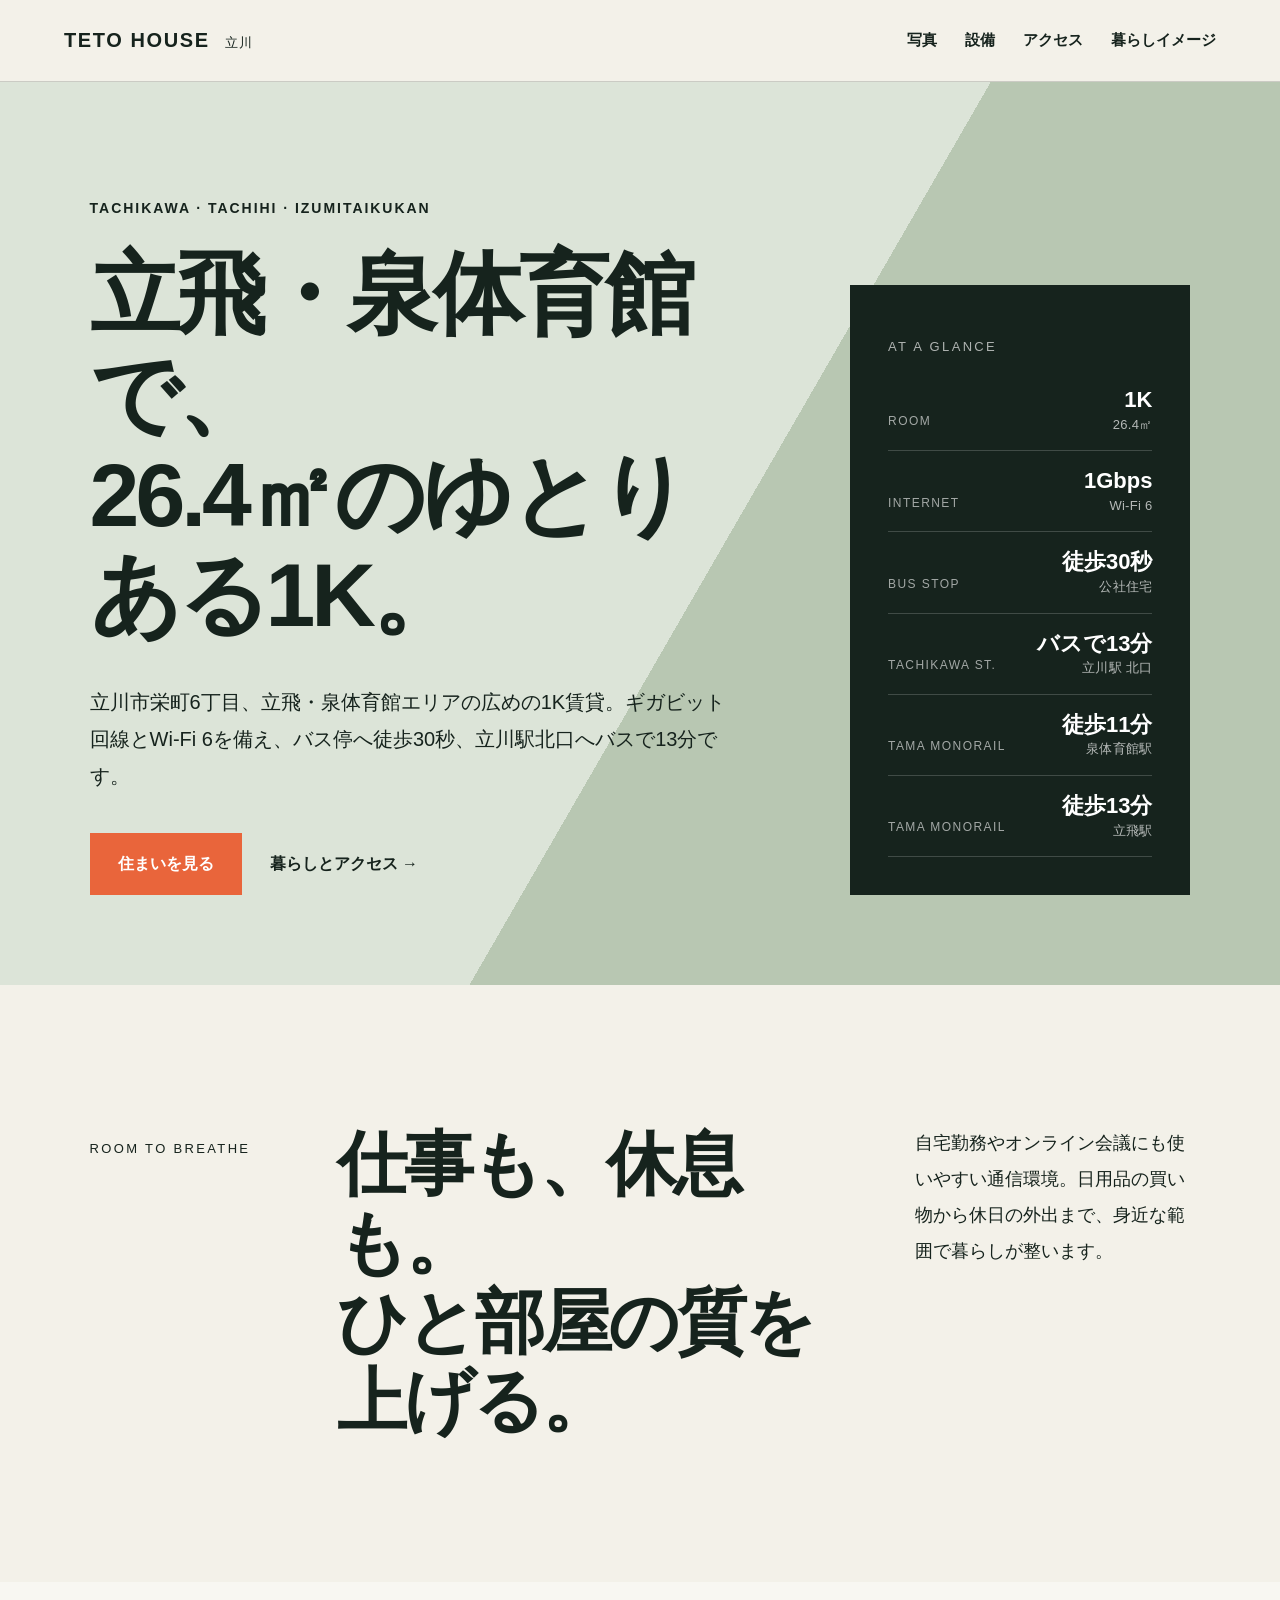
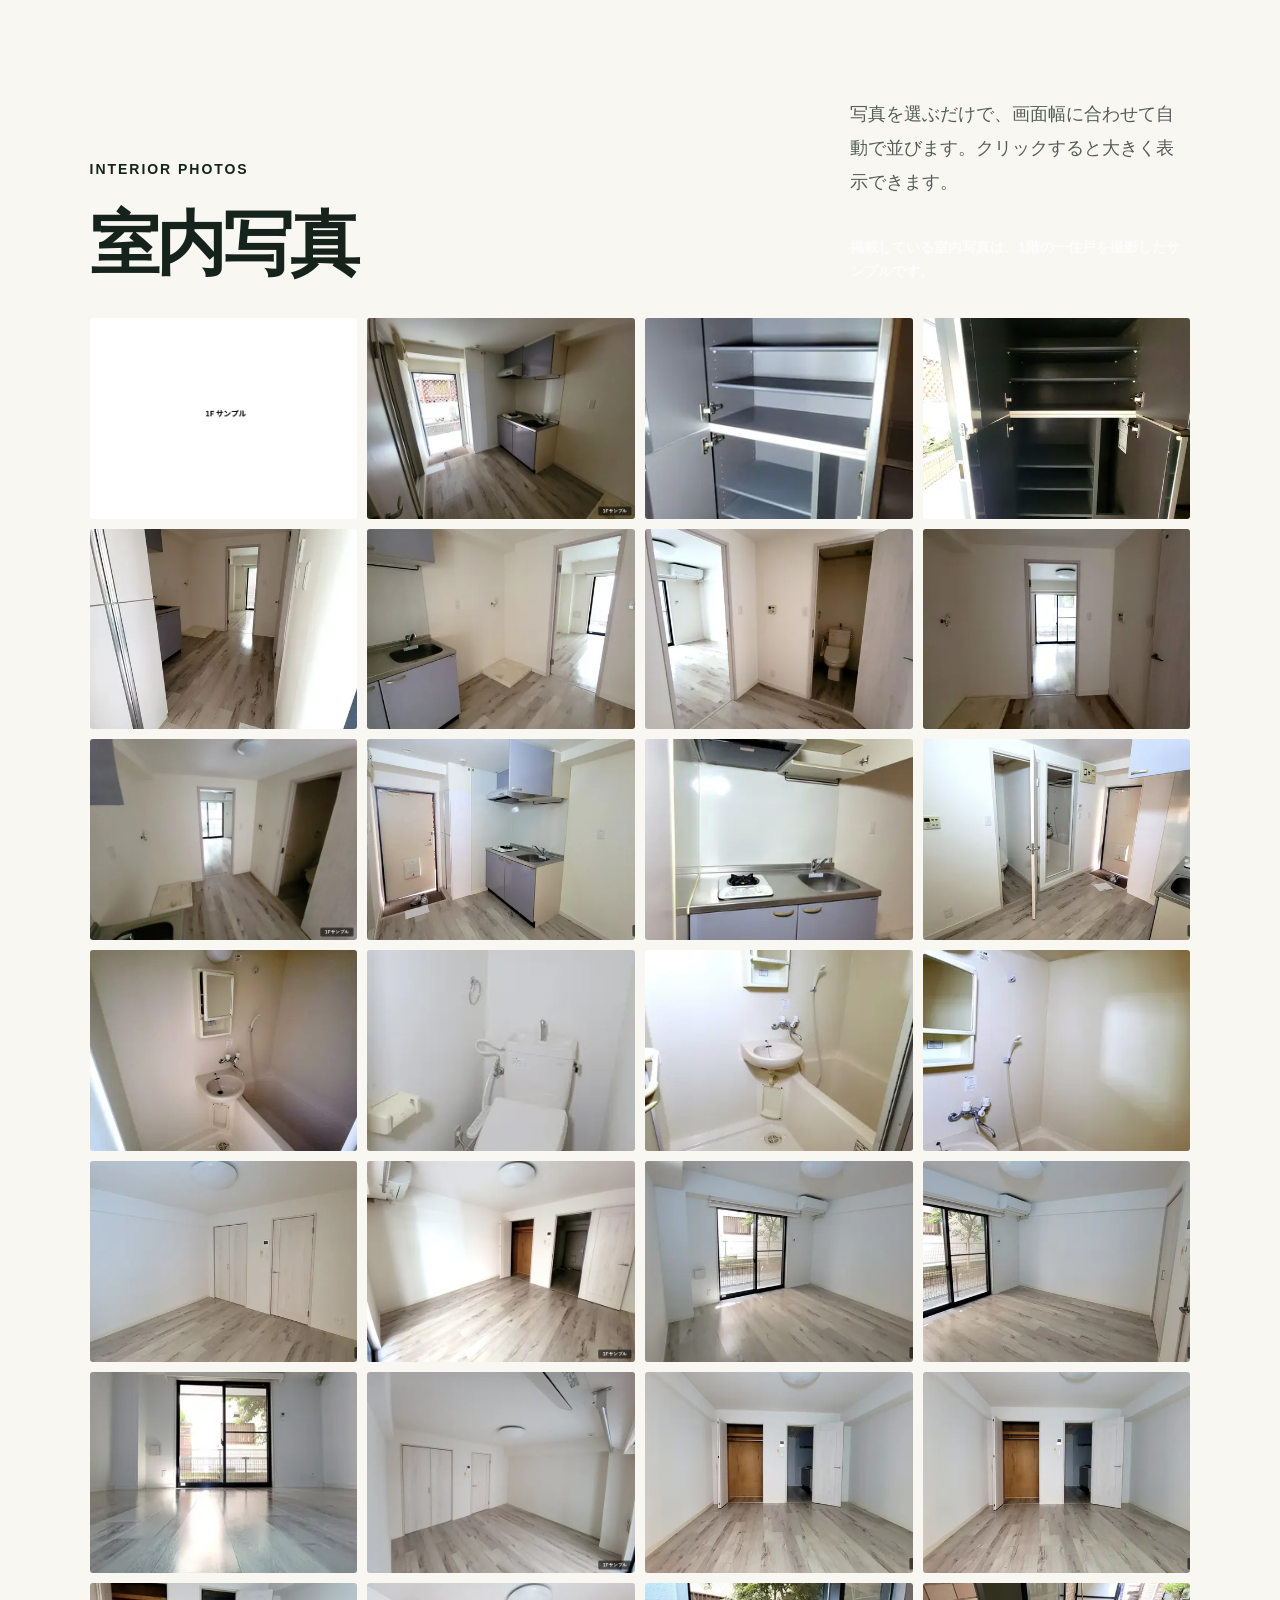
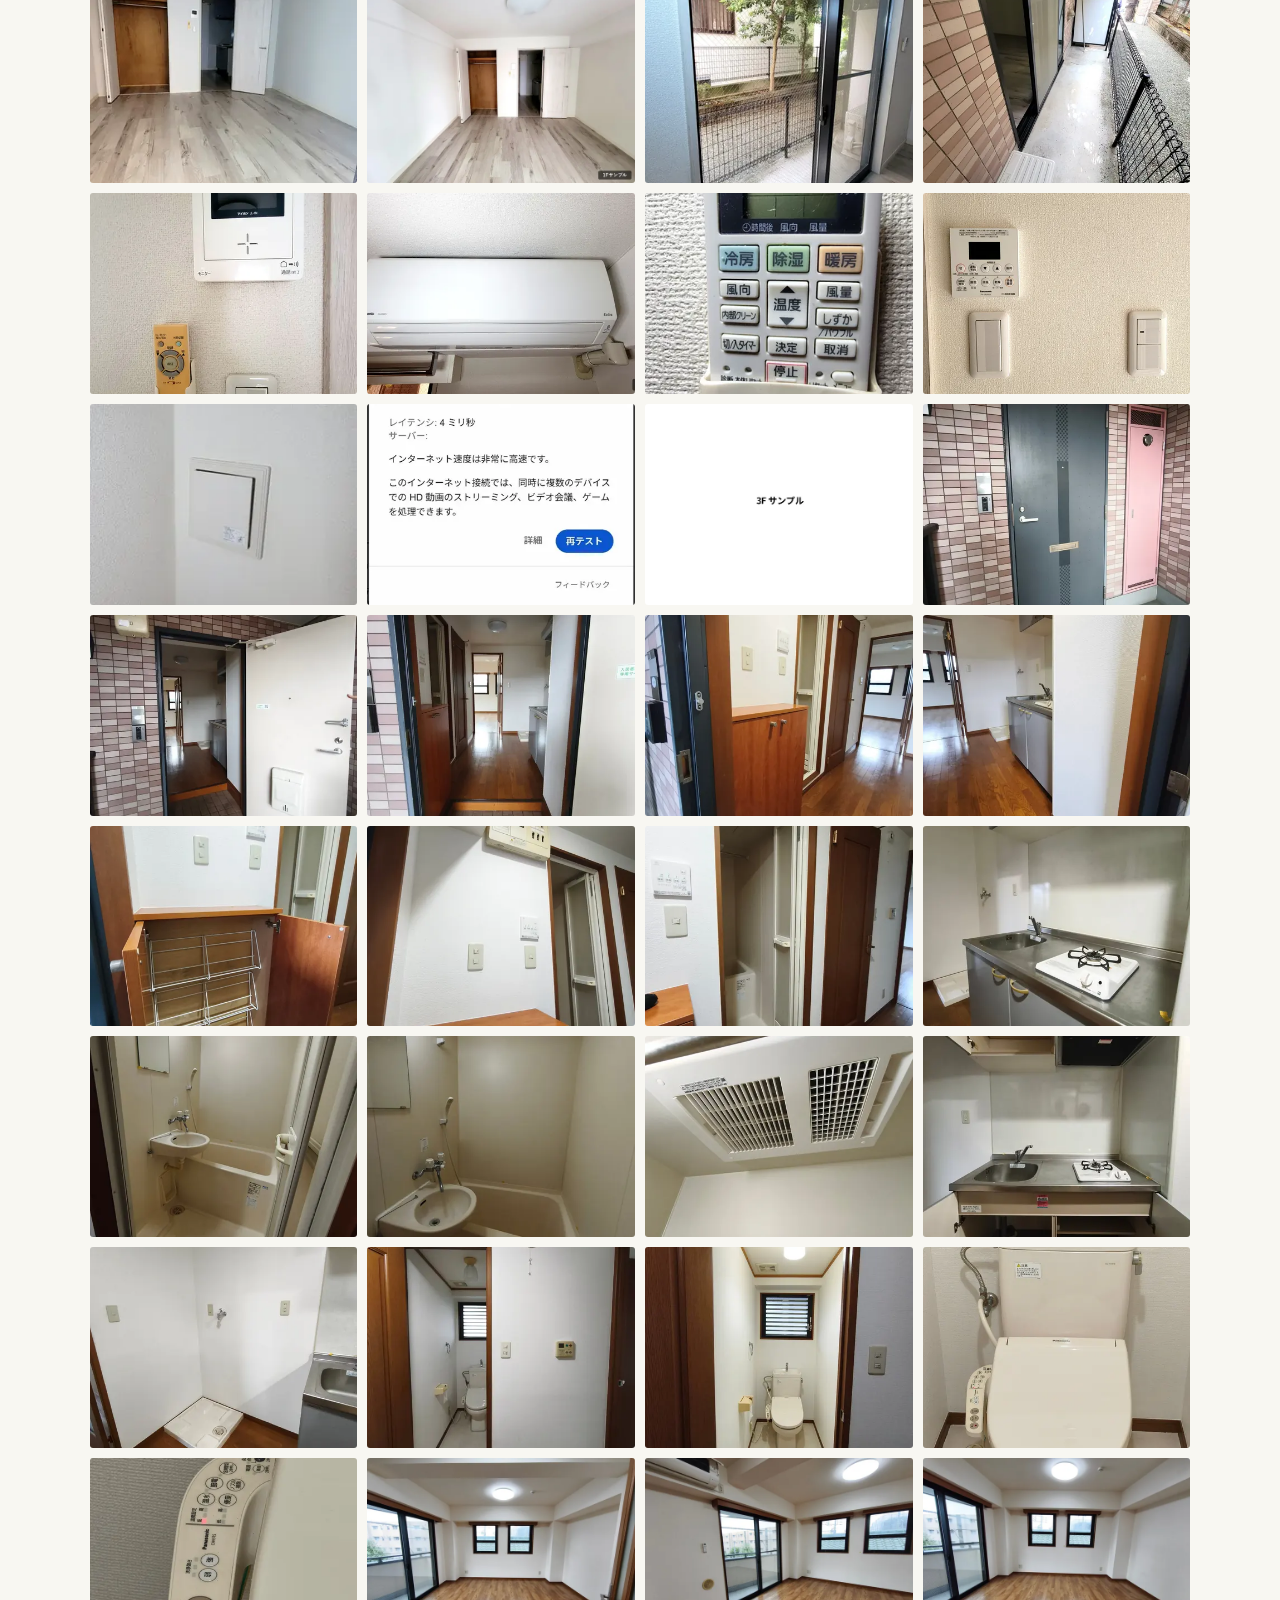
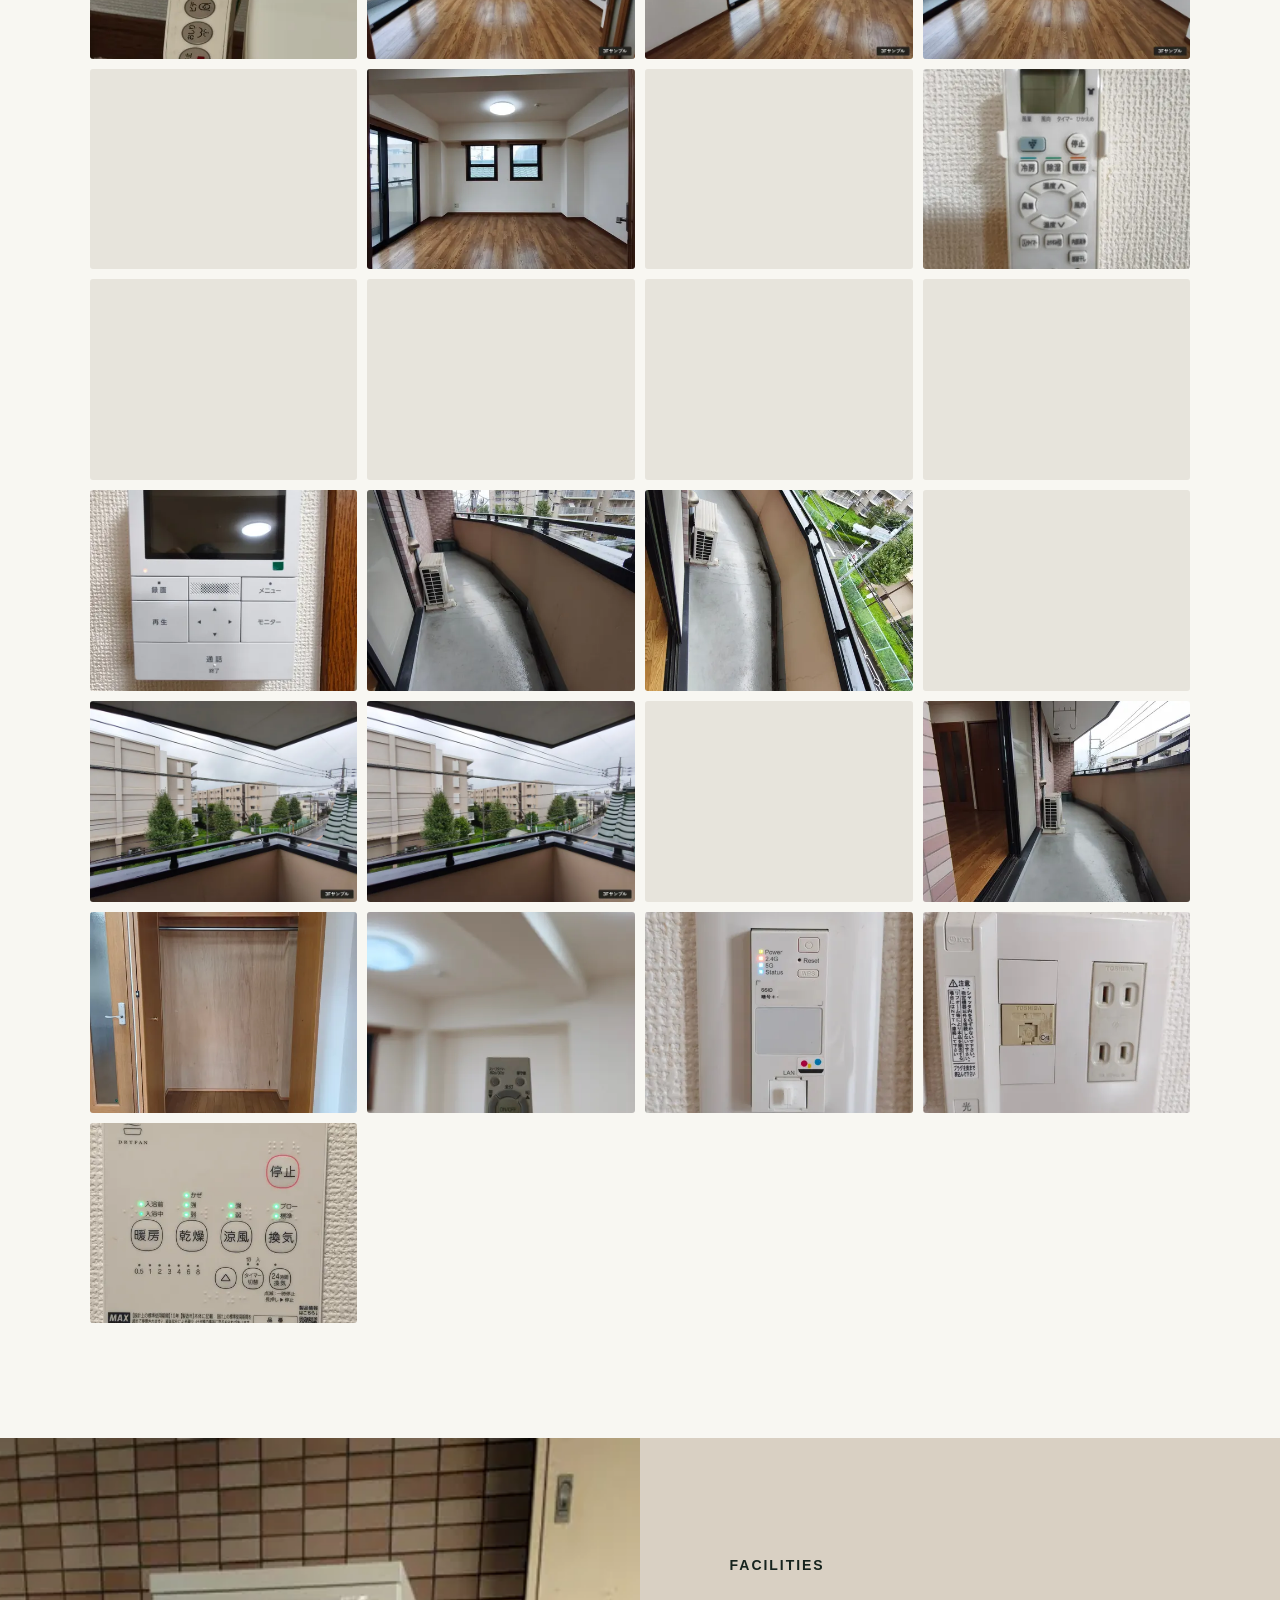
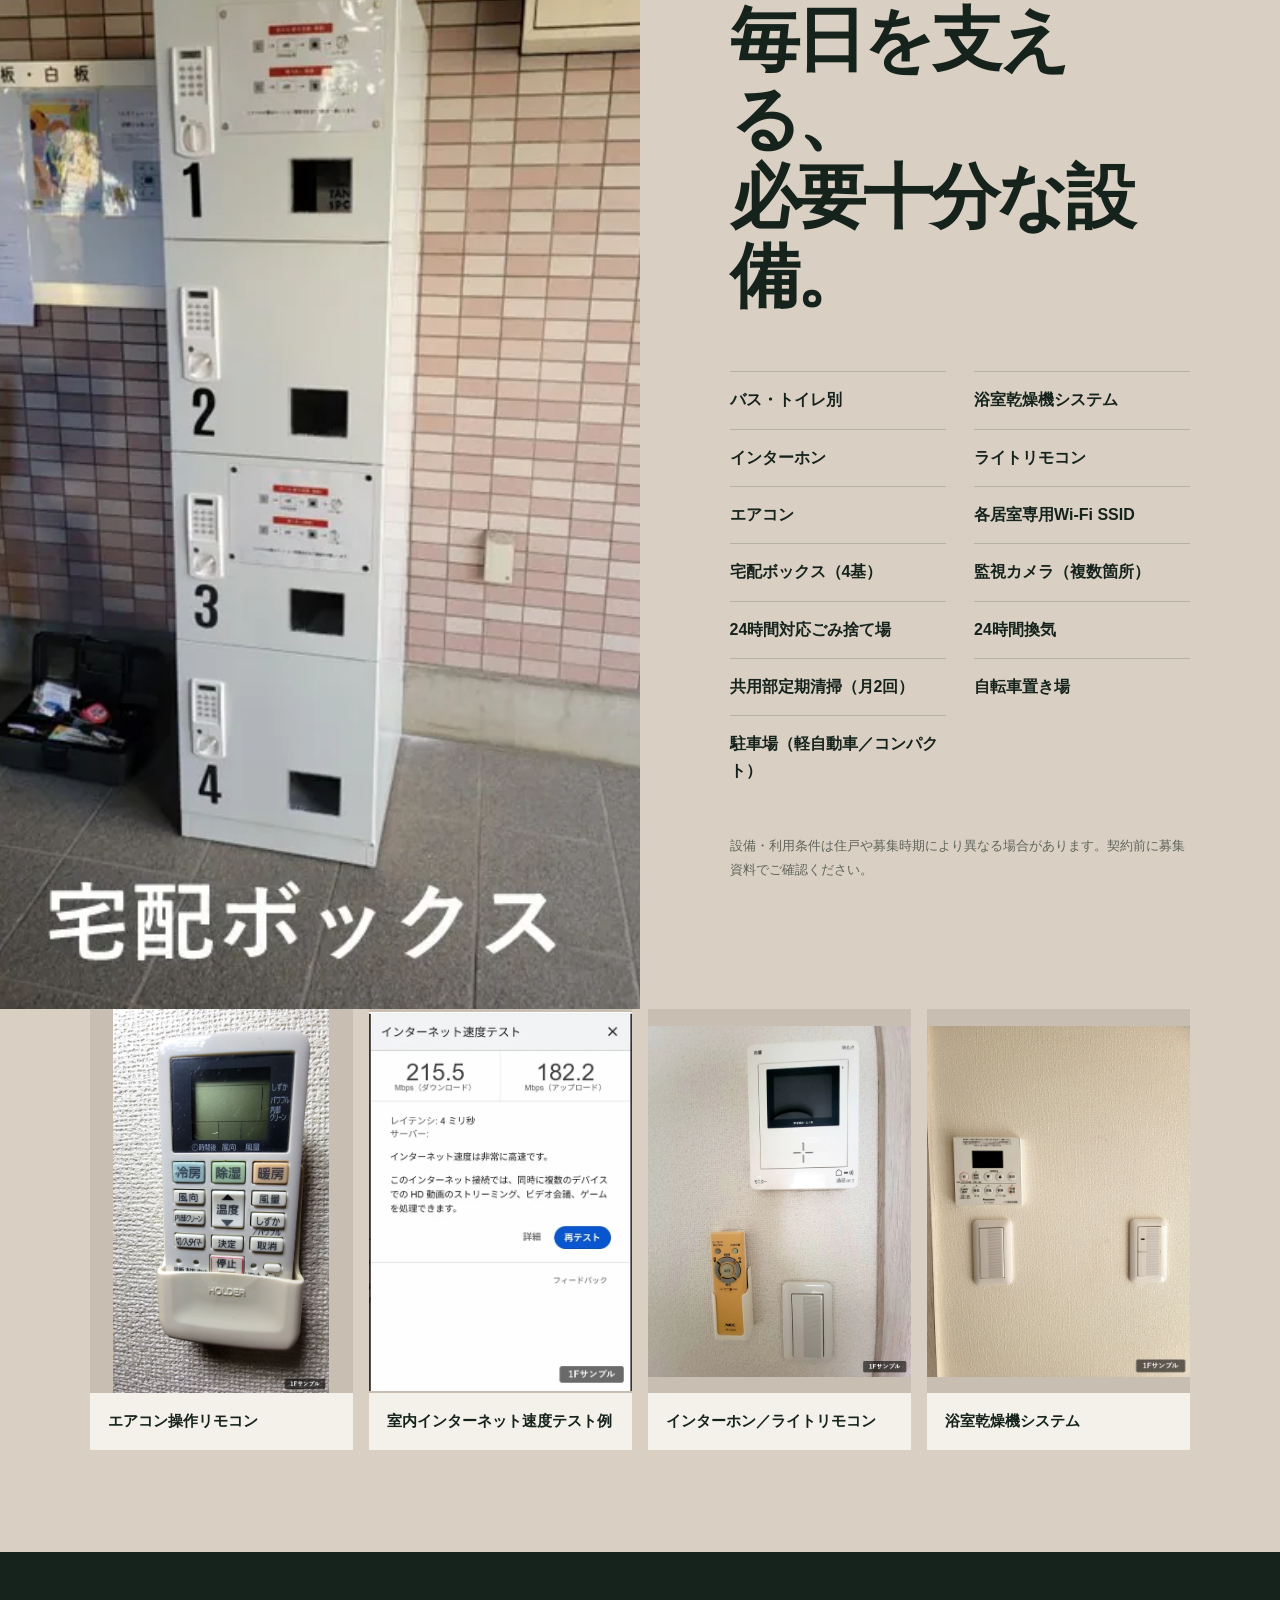
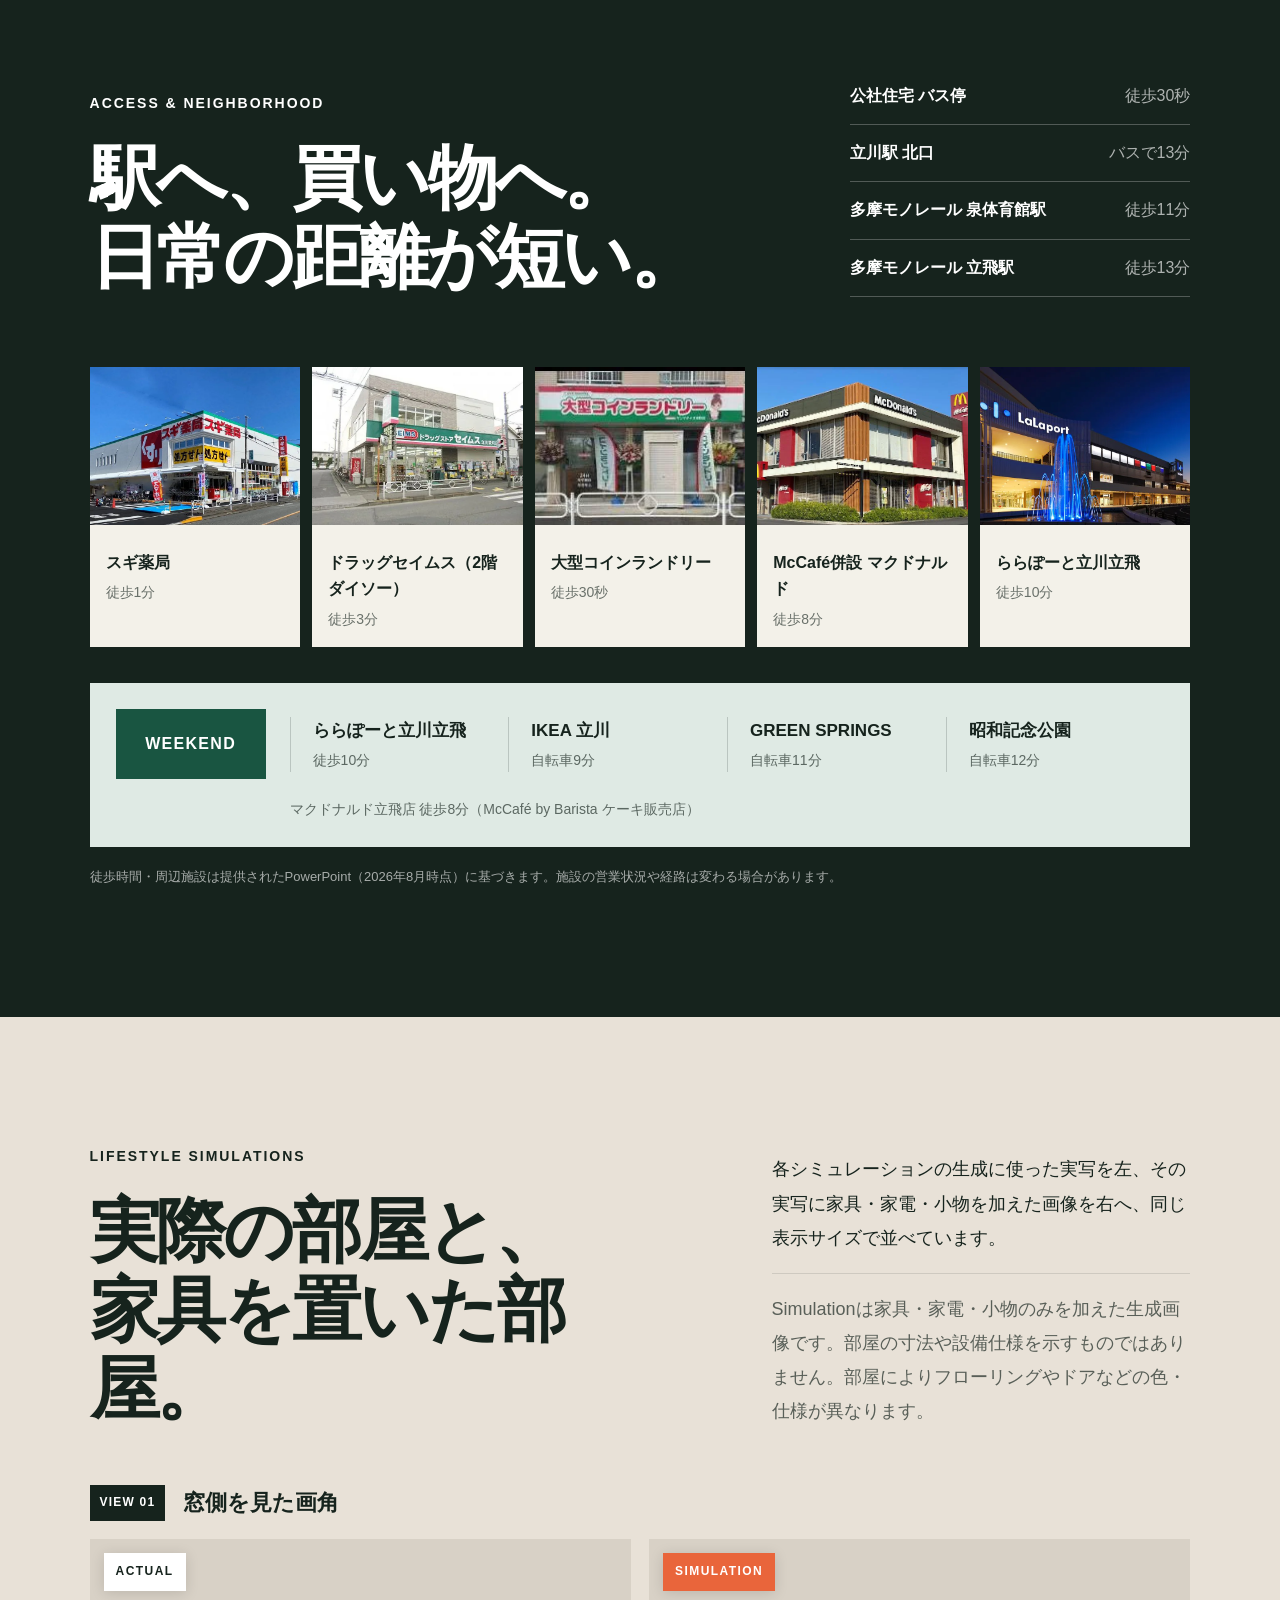
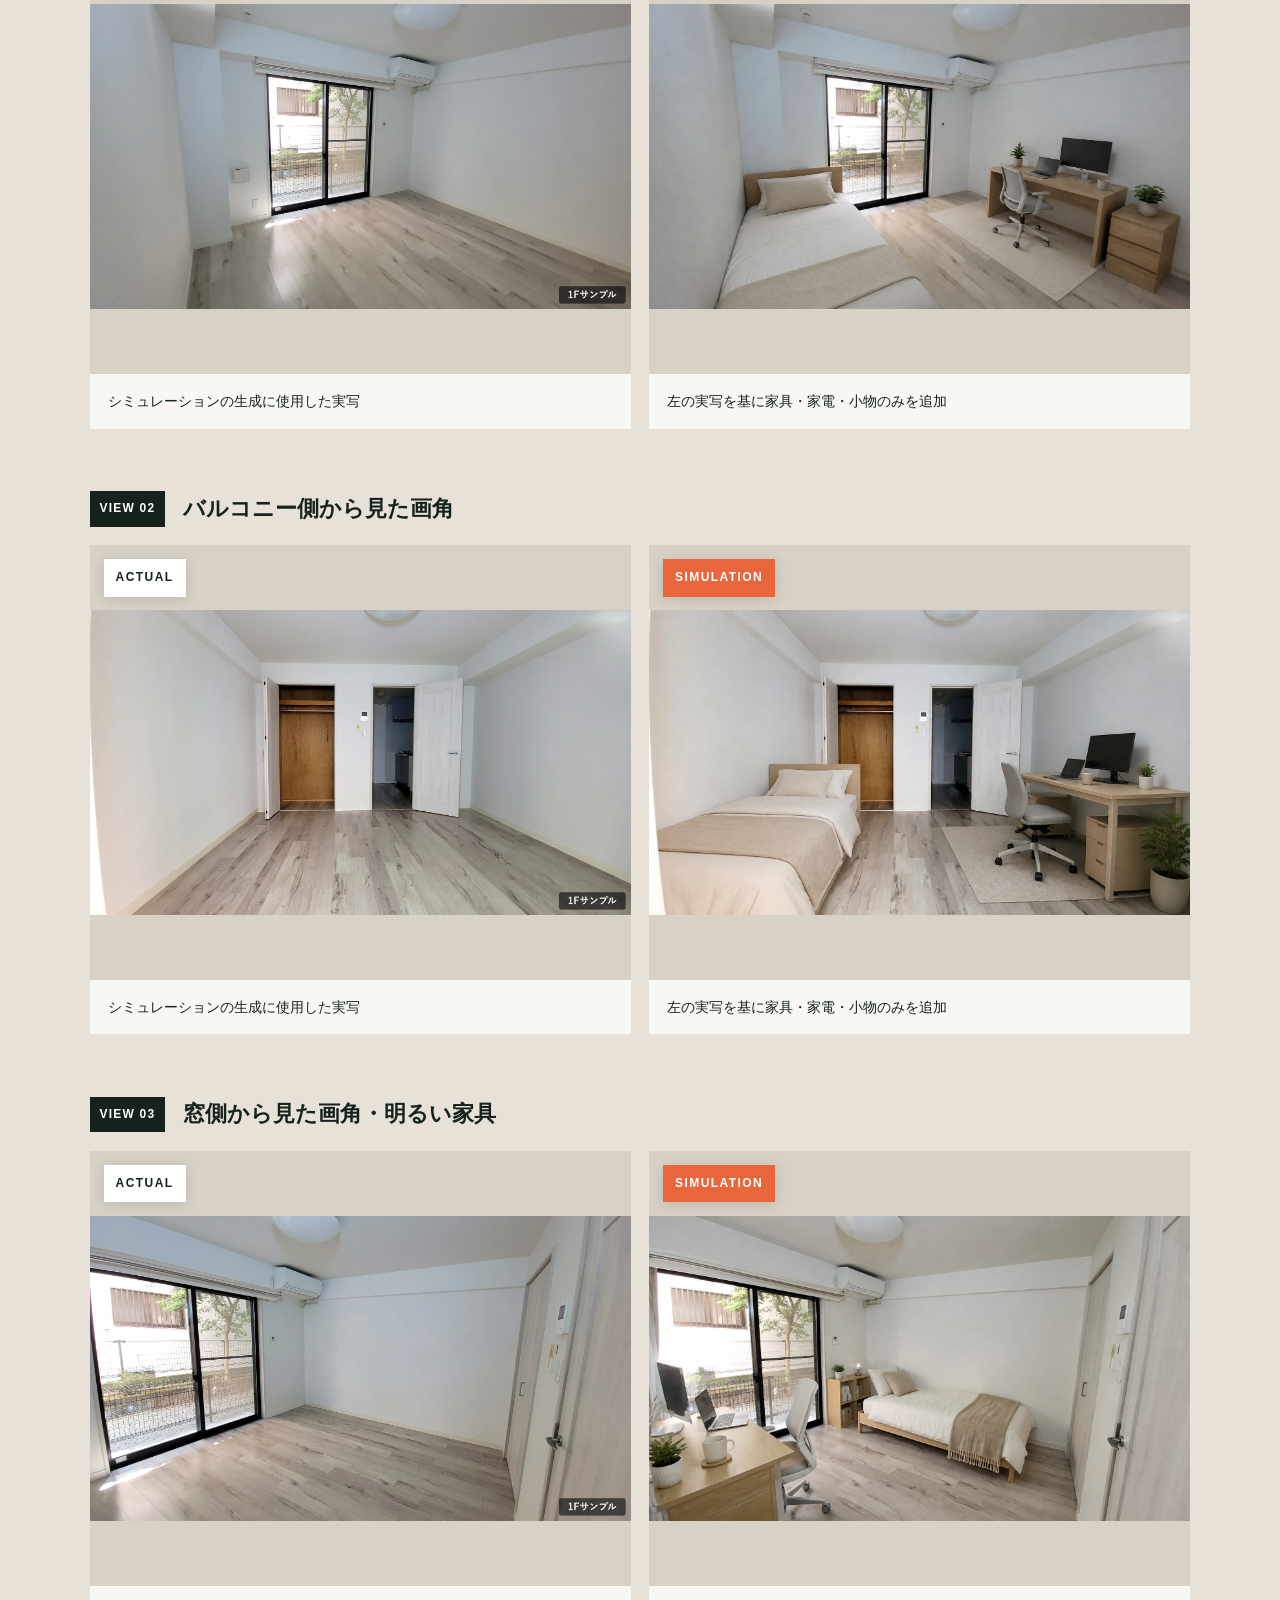
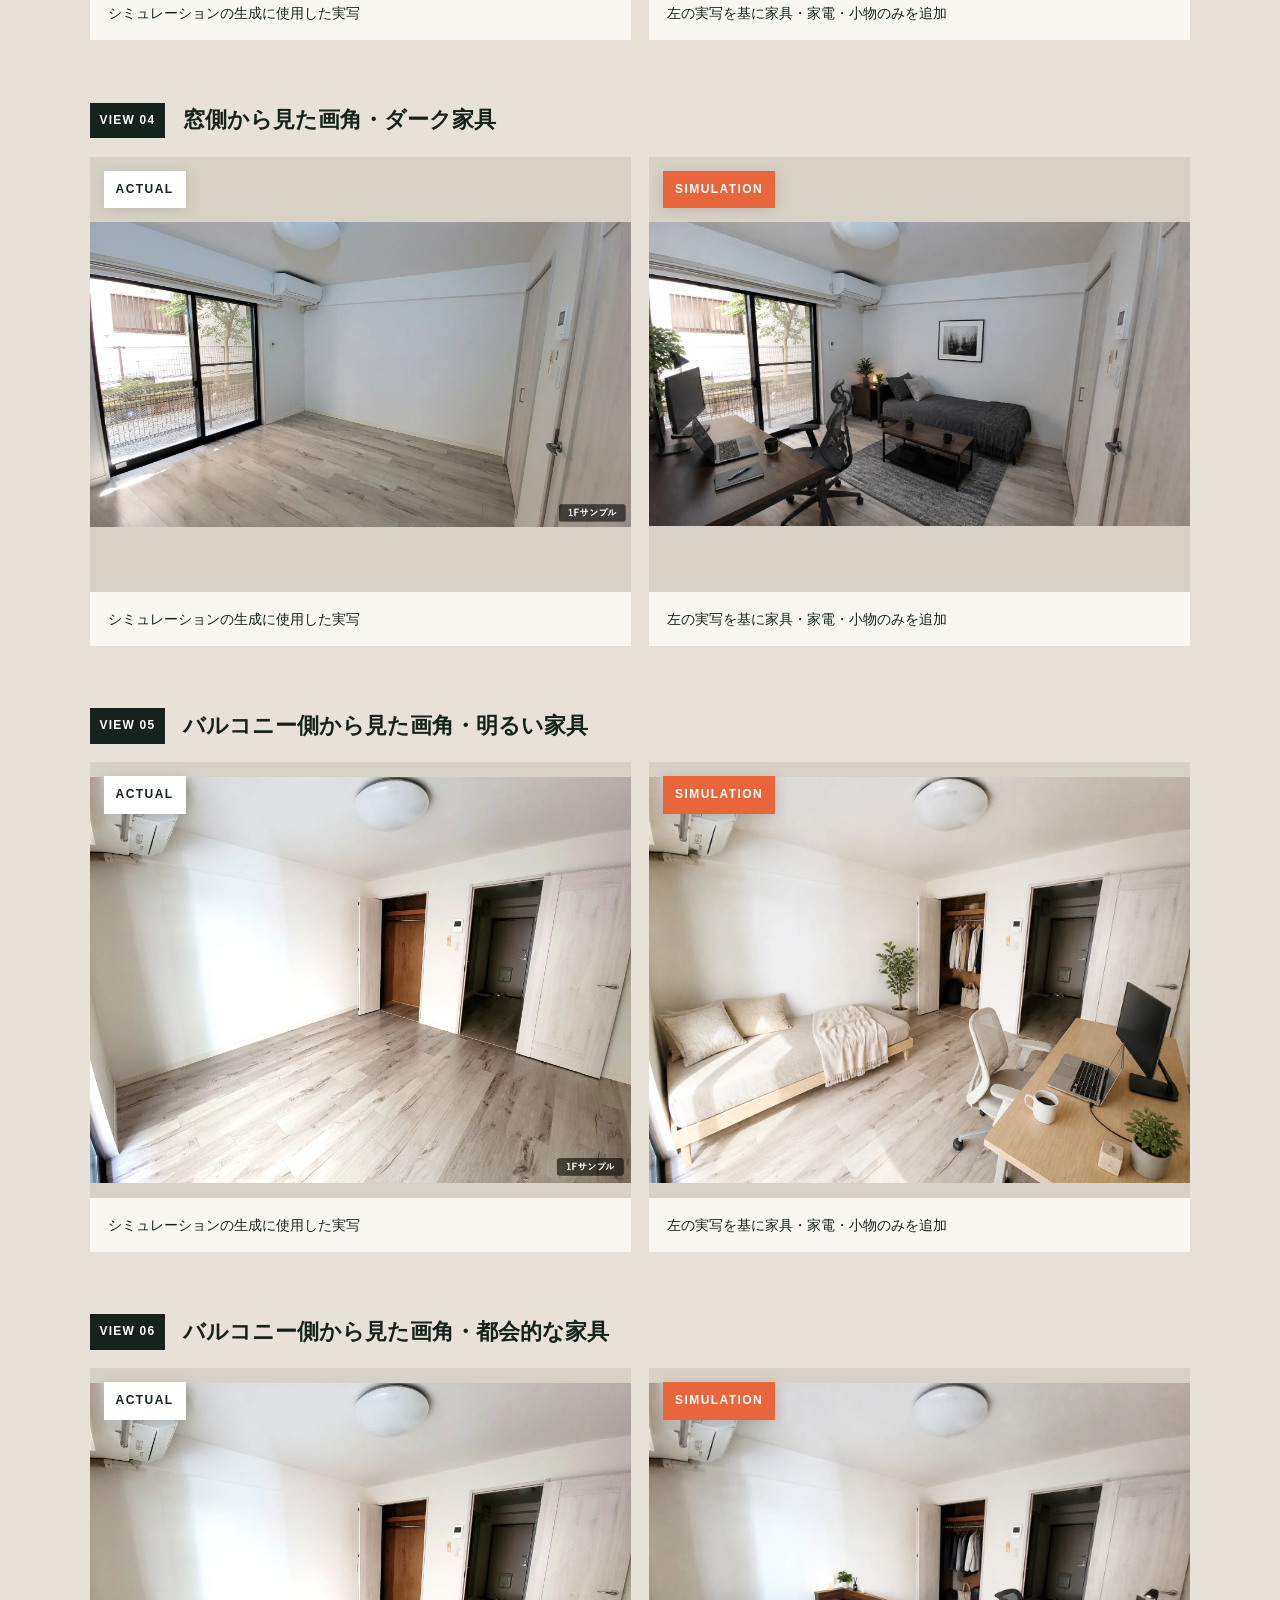
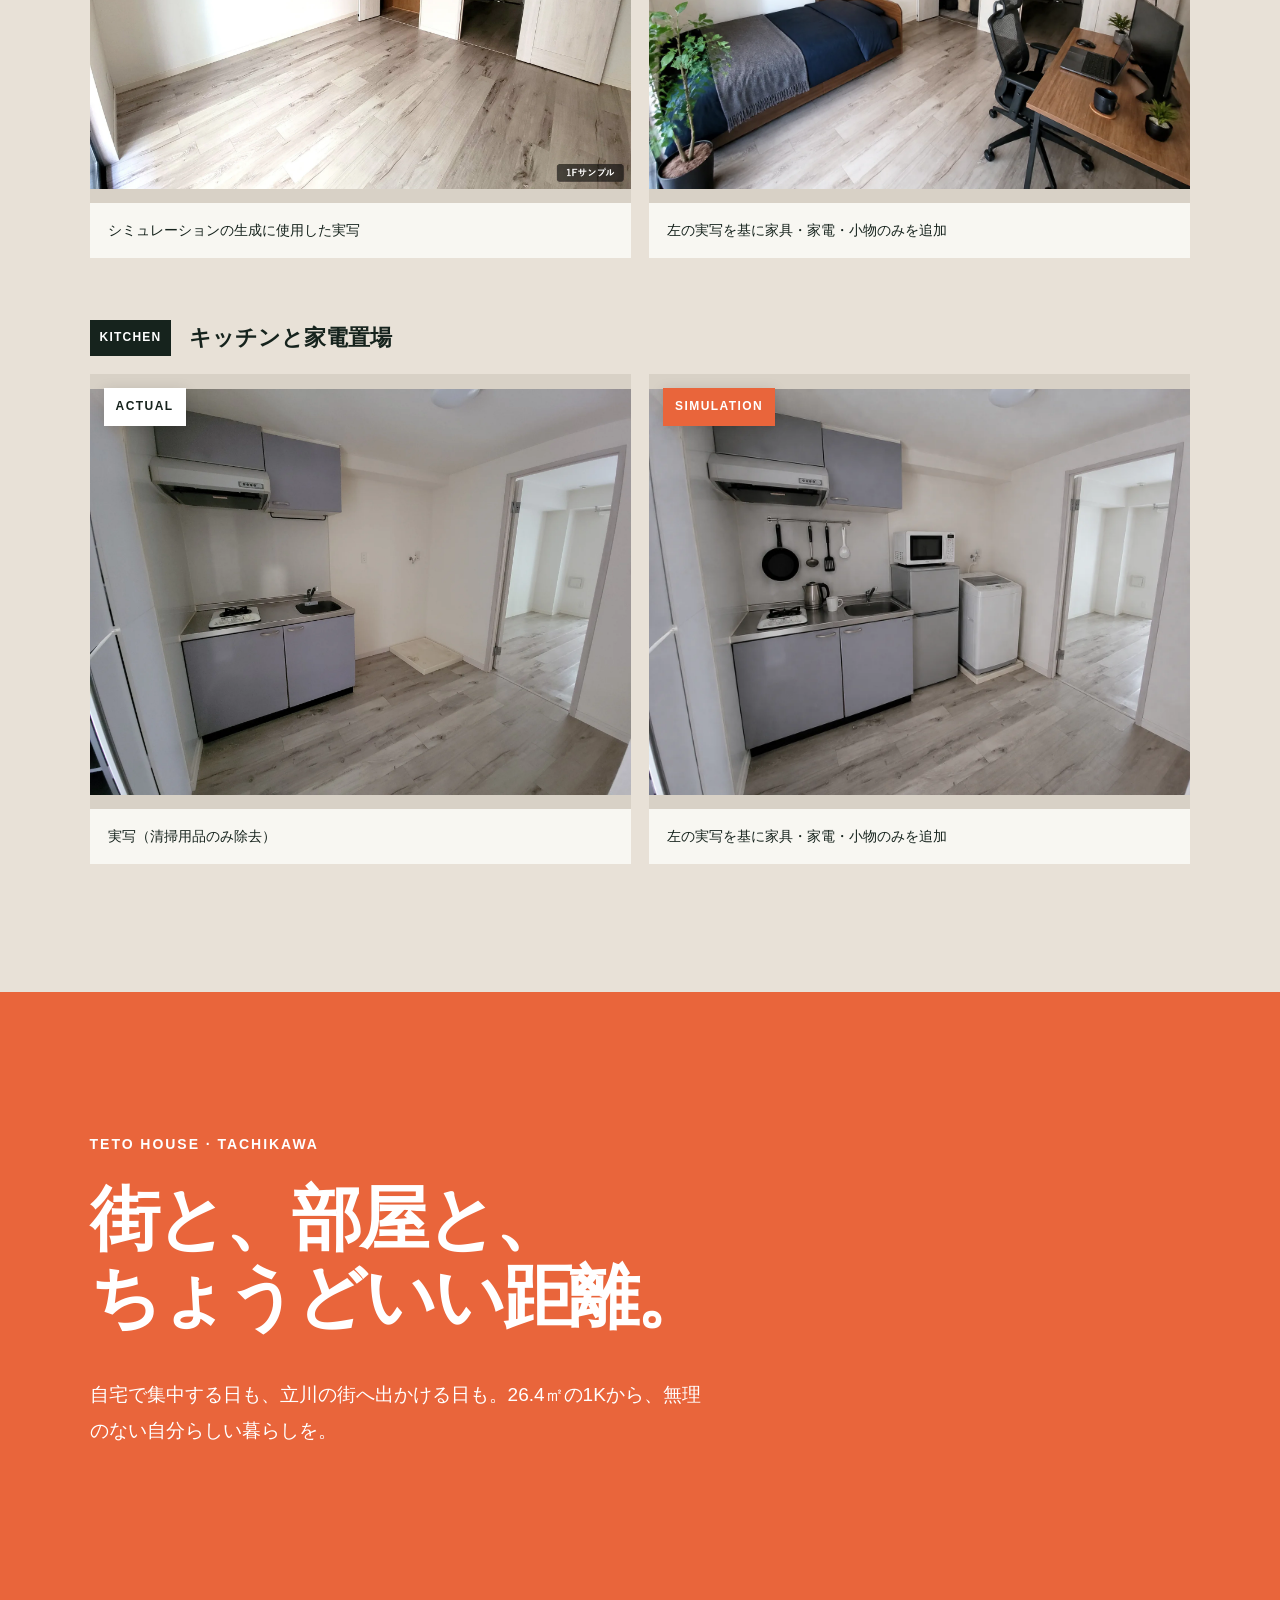
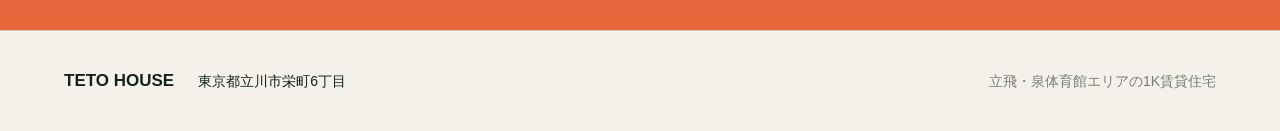
<file: index.html>
<!doctype html>
<html lang="ja">
<head>
  <meta charset="utf-8">
  <meta name="viewport" content="width=device-width,initial-scale=1">
  <title>テトハウス｜立飛・泉体育館の広め1K賃貸（26.4㎡）</title>
  <meta name="description" content="立川市栄町6丁目、立飛・泉体育館エリアの1K賃貸「テトハウス」。26.4㎡、ギガビット回線・Wi-Fi 6。立川駅北口へバスで13分、泉体育館駅へ徒歩11分。">
  <meta name="robots" content="index,follow">
  <link rel="canonical" href="https://tetohouse.tokyo/">
  <meta property="og:type" content="website"><meta property="og:locale" content="ja_JP"><meta property="og:url" content="https://tetohouse.tokyo/">
  <meta property="og:site_name" content="TETO HOUSE"><meta property="og:title" content="テトハウス｜立飛・泉体育館の広め1K賃貸（26.4㎡）"><meta property="og:description" content="立川市栄町6丁目の1K賃貸。26.4㎡、ギガビット回線・Wi-Fi 6、立川駅北口へバスで13分。">
  <link rel="icon" type="image/svg+xml" href="assets/favicon.svg">
  <link rel="stylesheet" href="styles.css">
  <script type="application/ld+json">{"@context":"https://schema.org","@graph":[{"@type":"WebSite","@id":"https://tetohouse.tokyo/#website","url":"https://tetohouse.tokyo/","name":"TETO HOUSE","alternateName":"テトハウス","inLanguage":"ja"},{"@type":"ApartmentComplex","@id":"https://tetohouse.tokyo/#property","name":"テトハウス","url":"https://tetohouse.tokyo/","address":{"@type":"PostalAddress","addressLocality":"立川市","addressRegion":"東京都","streetAddress":"栄町6丁目","addressCountry":"JP"},"numberOfBedrooms":1,"floorSize":{"@type":"QuantitativeValue","value":26.4,"unitCode":"MTK"},"amenityFeature":[{"@type":"LocationFeatureSpecification","name":"ギガビット回線","value":true},{"@type":"LocationFeatureSpecification","name":"Wi-Fi 6","value":true},{"@type":"LocationFeatureSpecification","name":"浴室乾燥機システム","value":true},{"@type":"LocationFeatureSpecification","name":"宅配ボックス","value":true}]}]}</script>
</head>
<body>
<main>
  <header class="nav"><a class="brand" href="#top">TETO HOUSE <span>立川</span></a><nav aria-label="ページ内メニュー"><a href="#gallery">写真</a><a href="#facility">設備</a><a href="#access">アクセス</a><a href="#lifestyle">暮らしイメージ</a></nav></header>
  <section class="hero" id="top"><div class="heroCopy"><p class="eyebrow">TACHIKAWA · TACHIHI · IZUMITAIKUKAN</p><h1>立飛・泉体育館で、<br>26.4㎡のゆとりある1K。</h1><p class="lead">立川市栄町6丁目、立飛・泉体育館エリアの広めの1K賃貸。ギガビット回線とWi-Fi 6を備え、バス停へ徒歩30秒、立川駅北口へバスで13分です。</p><div class="heroActions"><a class="button" href="#gallery">住まいを見る</a><a class="textLink" href="#access">暮らしとアクセス →</a></div></div><div class="heroPanel"><p>AT A GLANCE</p><div class="fact"><span>ROOM</span><strong>1K<em>26.4㎡</em></strong></div><div class="fact"><span>INTERNET</span><strong>1Gbps<em>Wi-Fi 6</em></strong></div><div class="fact"><span>BUS STOP</span><strong>徒歩30秒<em>公社住宅</em></strong></div><div class="fact"><span>TACHIKAWA ST.</span><strong>バスで13分<em>立川駅 北口</em></strong></div><div class="fact"><span>TAMA MONORAIL</span><strong>徒歩11分<em>泉体育館駅</em></strong></div><div class="fact"><span>TAMA MONORAIL</span><strong>徒歩13分<em>立飛駅</em></strong></div></div></section>
  <section class="statement"><p>ROOM TO BREATHE</p><h2>仕事も、休息も。<br>ひと部屋の質を上げる。</h2><p class="bodyCopy">自宅勤務やオンライン会議にも使いやすい通信環境。日用品の買い物から休日の外出まで、身近な範囲で暮らしが整います。</p></section>
  <section class="gallery" id="gallery"><div class="sectionHead simpleHead"><div><p class="eyebrow">INTERIOR PHOTOS</p><h2>室内写真</h2></div><p>写真を選ぶだけで、画面幅に合わせて自動で並びます。クリックすると大きく表示できます。<strong class="gallerySampleNote">掲載している室内写真は、1階の一住戸を撮影したサンプルです。</strong></p></div><div class="driveGallery" id="driveGallery"></div></section>
  <section class="facility" id="facility"><div class="facilityPhoto"><img src="assets/facility-delivery-box.webp" alt="テトハウスに設置された4基の宅配ボックス"></div><div class="facilityCopy"><p class="eyebrow">FACILITIES</p><h2>毎日を支える、<br>必要十分な設備。</h2><ul><li>バス・トイレ別</li><li>浴室乾燥機システム</li><li>インターホン</li><li>ライトリモコン</li><li>エアコン</li><li>各居室専用Wi-Fi SSID</li><li>宅配ボックス（4基）</li><li>監視カメラ（複数箇所）</li><li>24時間対応ごみ捨て場</li><li>24時間換気</li><li>共用部定期清掃（月2回）</li><li>自転車置き場</li><li>駐車場（軽自動車／コンパクト）</li></ul><p class="caption">設備・利用条件は住戸や募集時期により異なる場合があります。契約前に募集資料でご確認ください。</p></div><div class="facilityDetails"><figure><img src="assets/gallery/photo_08.webp" alt="エアコン操作リモコン"><figcaption>エアコン操作リモコン</figcaption></figure><figure><img src="assets/gallery/photo_33.webp" alt="室内インターネット速度テスト例"><figcaption>室内インターネット速度テスト例</figcaption></figure><figure><img src="assets/gallery/photo_23.webp" alt="インターホン／ライトリモコン"><figcaption>インターホン／ライトリモコン</figcaption></figure><figure><img src="assets/gallery/photo_31.webp" alt="浴室乾燥機システム"><figcaption>浴室乾燥機システム</figcaption></figure></div></section>
  <section class="access" id="access"><div class="sectionHead"><div><p class="eyebrow">ACCESS &amp; NEIGHBORHOOD</p><h2>駅へ、買い物へ。<br>日常の距離が短い。</h2></div><div class="routes"><p><strong>公社住宅 バス停</strong><span>徒歩30秒</span></p><p><strong>立川駅 北口</strong><span>バスで13分</span></p><p><strong>多摩モノレール 泉体育館駅</strong><span>徒歩11分</span></p><p><strong>多摩モノレール 立飛駅</strong><span>徒歩13分</span></p></div></div><div class="neighborhood"><figure><img src="assets/neighborhood-sugi.webp" alt="スギ薬局の外観"><figcaption><strong>スギ薬局</strong><span>徒歩1分</span></figcaption></figure><figure><img src="assets/neighborhood-seims.webp" alt="ドラッグセイムスの外観"><figcaption><strong>ドラッグセイムス（2階 ダイソー）</strong><span>徒歩3分</span></figcaption></figure><figure><img src="assets/neighborhood-laundry.webp" alt="大型コインランドリーの外観"><figcaption><strong>大型コインランドリー</strong><span>徒歩30秒</span></figcaption></figure><figure><img src="assets/neighborhood-mccafe.webp" alt="McCafé併設 マクドナルドの外観"><figcaption><strong>McCafé併設 マクドナルド</strong><span>徒歩8分</span></figcaption></figure><figure><img src="assets/neighborhood-lalaport.webp" alt="ららぽーと立川立飛の外観"><figcaption><strong>ららぽーと立川立飛</strong><span>徒歩10分</span></figcaption></figure></div><div class="weekend"><p>WEEKEND</p><div><article><strong>ららぽーと立川立飛</strong><span>徒歩10分</span></article><article><strong>IKEA 立川</strong><span>自転車9分</span></article><article><strong>GREEN SPRINGS</strong><span>自転車11分</span></article><article><strong>昭和記念公園</strong><span>自転車12分</span></article></div><small>マクドナルド立飛店 徒歩8分（McCafé by Barista ケーキ販売店）</small></div><p class="caption sourceNote">徒歩時間・周辺施設は提供されたPowerPoint（2026年8月時点）に基づきます。施設の営業状況や経路は変わる場合があります。</p></section>
  <section class="lifestyle" id="lifestyle"><div class="lifestyleHead"><div><p class="eyebrow">LIFESTYLE SIMULATIONS</p><h2>実際の部屋と、<br>家具を置いた部屋。</h2></div><div><p>各シミュレーションの生成に使った実写を左、その実写に家具・家電・小物を加えた画像を右へ、同じ表示サイズで並べています。</p><p class="simulationNotice">Simulationは家具・家電・小物のみを加えた生成画像です。部屋の寸法や設備仕様を示すものではありません。部屋によりフローリングやドアなどの色・仕様が異なります。</p></div></div><div class="comparisonList" id="comparisonList"></div></section>
  <section class="contact" id="closing"><p class="eyebrow">TETO HOUSE · TACHIKAWA</p><h2>街と、部屋と、<br>ちょうどいい距離。</h2><p>自宅で集中する日も、立川の街へ出かける日も。26.4㎡の1Kから、無理のない自分らしい暮らしを。</p></section>
  <footer><strong>TETO HOUSE</strong><span>東京都立川市栄町6丁目</span><small>立飛・泉体育館エリアの1K賃貸住宅</small></footer>
</main>
<div class="photoViewer" id="photoViewer" role="dialog" aria-modal="true" aria-label="室内写真の拡大表示" hidden><button class="photoViewerClose" type="button" aria-label="拡大表示を閉じる">×</button><button class="photoViewerNav photoViewerPrevious" type="button" aria-label="前の写真">‹</button><figure class="photoViewerFigure"><img alt=""><figcaption></figcaption></figure><button class="photoViewerNav photoViewerNext" type="button" aria-label="次の写真">›</button></div>
<script src="script.js" defer></script>
</body>
</html>
</file>
<file: styles.css>
:root{--ink:#16231d;--paper:#f3f1e9;--sage:#cad7c5;--orange:#e9653b;--line:rgba(22,35,29,.18)}*{box-sizing:border-box}html{scroll-behavior:smooth}body{margin:0;background:var(--paper);color:var(--ink);font-family:Arial,"Yu Gothic",sans-serif}a{color:inherit;text-decoration:none}.nav{height:76px;padding:0 5vw;display:flex;align-items:center;justify-content:space-between;border-bottom:1px solid var(--line);position:sticky;top:0;z-index:10;background:rgba(243,241,233,.94);backdrop-filter:blur(12px)}.brand{font-weight:900;letter-spacing:.08em;font-size:18px}.brand span{font-weight:500;font-size:12px;margin-left:8px}.nav nav{display:flex;gap:28px;font-size:13px;font-weight:700}.hero{min-height:720px;padding:9vw 7vw 7vw;display:grid;grid-template-columns:1.45fr .75fr;align-items:end;gap:8vw;background:linear-gradient(120deg,#dce4d8 0 55%,#b8c7b2 55%)}.eyebrow{font-size:12px;font-weight:800;letter-spacing:.18em;margin:0 0 24px}.hero h1,.statement h2,.sectionHead h2,.facility h2,.contact h2{margin:0;font-weight:800;letter-spacing:-.045em;line-height:1.12}.hero h1{font-size:clamp(48px,7vw,104px)}.lead{max-width:650px;font-size:18px;line-height:1.9;margin:38px 0}.heroActions{display:flex;gap:28px;align-items:center}.button{background:var(--orange);color:white;padding:18px 28px;font-weight:800}.textLink{font-weight:800;font-size:14px}.heroPanel{background:var(--ink);color:white;padding:38px}.heroPanel>p{font-size:11px;letter-spacing:.18em;opacity:.65}.fact{display:flex;justify-content:space-between;align-items:end;gap:16px;padding:18px 0;border-bottom:1px solid #ffffff2e}.fact span{font-size:10px;letter-spacing:.12em;opacity:.6}.fact strong{display:flex;flex-direction:column;align-items:flex-end;font-size:20px;line-height:1.12;text-align:right}.fact strong em{margin-top:5px;font-size:13px;font-style:normal;font-weight:500;letter-spacing:.02em;opacity:.68}.heroPanel small{display:block;margin-top:24px;line-height:1.6;opacity:.6}.statement{padding:11vw 7vw;display:grid;grid-template-columns:.5fr 1.4fr .75fr;gap:5vw;align-items:start}.statement>p:first-child{font-size:11px;letter-spacing:.18em}.statement h2,.sectionHead h2,.facility h2,.contact h2{font-size:clamp(36px,5.5vw,76px)}.bodyCopy{line-height:2;margin:0}.gallery,.access{padding:9vw 7vw;background:var(--ink);color:white}.sectionHead{display:grid;grid-template-columns:1.3fr .7fr;gap:10vw;align-items:end;margin-bottom:70px}.sectionHead>p{margin:0;line-height:1.9;opacity:.72}.galleryGrid{border-top:1px solid #ffffff40}.galleryCard{min-height:148px;padding:28px 0;border-bottom:1px solid #ffffff40;display:grid;grid-template-columns:90px 1fr;align-items:center}.galleryCard>span{opacity:.45}.galleryCard div{display:grid;grid-template-columns:1fr 1.5fr auto;gap:30px;align-items:center}.galleryCard h3{font-size:26px;margin:0}.galleryCard p{margin:0;opacity:.65}.galleryCard small{color:#9fb59b;border:1px solid #ffffff40;padding:8px 10px}.facility{display:grid;grid-template-columns:1fr 1fr;background:#d9d0c3}.facilityPhoto{min-height:700px}.facilityPhoto img{width:100%;height:100%;object-fit:cover}.facilityCopy{padding:9vw 7vw}.facilityCopy ul{list-style:none;padding:0;margin:55px 0 35px;display:grid;grid-template-columns:1fr 1fr;gap:0 28px}.facilityCopy li{border-top:1px solid var(--line);padding:15px 0;font-weight:700;font-size:14px}.caption{font-size:11px;line-height:1.8;opacity:.62}.routes p{display:flex;justify-content:space-between;padding:15px 0;border-bottom:1px solid #ffffff40;margin:0}.routes span{opacity:.65}.neighborhood{display:grid;grid-template-columns:repeat(5,1fr);gap:12px;overflow-x:auto}.neighborhood figure{margin:0;min-width:210px;background:var(--paper);color:var(--ink)}.neighborhood img{width:100%;aspect-ratio:4/3;object-fit:cover}.neighborhood figcaption{display:flex;flex-direction:column;gap:5px;padding:16px}.neighborhood figcaption span{font-size:12px;opacity:.62}.sourceNote{margin-top:18px}.contact{padding:11vw 7vw;background:var(--orange);color:white}.contact>p:not(.eyebrow){max-width:620px;font-size:17px;line-height:1.9;margin:40px 0}.disabledButton{display:inline-block;border:1px solid white;padding:17px 24px;opacity:.65}footer{padding:36px 5vw;display:flex;gap:24px;align-items:center;border-top:1px solid var(--line)}footer span{font-size:12px}footer small{margin-left:auto;opacity:.55}
@media(max-width:800px){.nav nav a:not(:last-child){display:none}.hero{min-height:auto;padding:90px 24px 48px;grid-template-columns:1fr;background:linear-gradient(155deg,#dce4d8 0 72%,#b8c7b2 72%)}.hero h1{font-size:48px}.lead{font-size:15px}.heroActions{align-items:flex-start;flex-direction:column}.heroPanel{padding:26px}.statement{padding:90px 24px;grid-template-columns:1fr}.statement h2,.sectionHead h2,.facility h2,.contact h2{font-size:40px}.gallery,.access{padding:90px 24px}.sectionHead{grid-template-columns:1fr;gap:36px;margin-bottom:50px}.galleryCard{grid-template-columns:45px 1fr}.galleryCard div{grid-template-columns:1fr;gap:10px}.facility{grid-template-columns:1fr}.facilityPhoto{min-height:440px}.facilityCopy{padding:80px 24px}.facilityCopy ul{grid-template-columns:1fr}.neighborhood{margin-right:-24px}.contact{padding:90px 24px}footer{align-items:flex-start;flex-direction:column}footer small{margin-left:0}.fact strong{font-size:18px}}
@media(prefers-reduced-motion:reduce){html{scroll-behavior:auto}}
.tourGrid{display:grid;grid-template-columns:repeat(3,minmax(0,1fr));gap:18px}.tourCard{margin:0;background:#f3f1e9;color:var(--ink)}.tourCardLarge{grid-column:span 2}.tourCard img{display:block;width:100%;height:clamp(220px,25vw,380px);object-fit:cover}.tourCardLarge img{height:clamp(300px,42vw,620px)}.tourCard figcaption{display:grid;grid-template-columns:auto 1fr;gap:18px;padding:18px}.tourCard figcaption>span{font-size:11px;letter-spacing:.12em;opacity:.48}.tourCard figcaption div{display:flex;flex-direction:column;gap:5px}.tourCard figcaption strong{font-size:15px}.tourCard figcaption small{font-size:11px;opacity:.62}
@media(max-width:800px){.tourGrid{grid-template-columns:1fr}.tourCardLarge{grid-column:auto}.tourCard img,.tourCardLarge img{height:auto;aspect-ratio:4/3;object-fit:cover}}
.simpleHead{margin-bottom:34px}.driveGallery{display:grid;grid-template-columns:repeat(4,minmax(0,1fr));gap:10px}.drivePhoto{display:block;width:100%;aspect-ratio:4/3;margin:0;padding:0;border:0;border-radius:3px;background:#e7e4dc;cursor:zoom-in;overflow:hidden}.drivePhoto img{display:block;width:100%;height:100%;object-fit:cover;transition:opacity .15s}.drivePhoto:hover img{opacity:.86}.adminLink{font-size:10px;opacity:.24;margin-left:4px}.adminLink:hover{opacity:.65}.adminPage{min-height:100vh;padding:7vw;background:var(--paper)}.adminPage h1{font-size:clamp(36px,6vw,72px);margin:50px 0 10px}.adminBack{font-size:13px}.adminPanel{margin-top:45px}.uploadBox{display:flex;flex-direction:column;gap:7px;padding:40px;border:2px dashed var(--line);background:white;cursor:pointer;text-align:center}.uploadBox input{margin:16px auto 0}.uploadBox span{font-size:12px;opacity:.6}.adminOrderHead{display:flex;justify-content:space-between;gap:24px;align-items:end;margin-top:48px;padding-bottom:16px;border-bottom:1px solid var(--line)}.adminOrderHead>div{display:flex;flex-direction:column;gap:4px}.adminOrderHead strong{font-size:22px}.adminOrderHead span,.adminOrderHead p{margin:0;font-size:13px;opacity:.66}.adminGrid{display:grid;grid-template-columns:repeat(auto-fill,minmax(180px,1fr));gap:12px;margin-top:22px}.adminGrid figure{position:relative;margin:0;background:#ddd;border:3px solid transparent;cursor:grab;transition:opacity .15s,border-color .15s,transform .15s}.adminGrid figure:active{cursor:grabbing}.adminGrid figure.isDragging{opacity:.42;transform:scale(.97)}.adminGrid figure.isDragOver{border-color:var(--orange)}.adminGrid img{display:block;width:100%;aspect-ratio:1;object-fit:cover;pointer-events:none}.adminGrid figcaption{display:flex;justify-content:space-between;align-items:center;padding:10px 11px;background:white}.dragHandle{font-size:12px;font-weight:800;letter-spacing:.04em}.adminGrid figcaption small{font-size:12px;opacity:.55}.adminDelete{position:absolute;right:8px;bottom:48px;border:0;background:#17231ddd;color:white;padding:8px 12px;cursor:pointer}
@media(max-width:1100px){.driveGallery{grid-template-columns:repeat(2,minmax(0,1fr))}}@media(max-width:800px){.driveGallery{gap:8px}.adminPage{padding:70px 20px}.uploadBox{padding:28px 16px}.adminOrderHead{align-items:flex-start;flex-direction:column}.adminGrid{grid-template-columns:repeat(2,minmax(0,1fr));gap:8px}}
.gallery{background:#f8f7f2;color:var(--ink)}
.photoViewer{position:fixed;inset:0;z-index:100;display:flex;align-items:center;justify-content:center;padding:28px 86px;background:rgba(8,14,11,.94);backdrop-filter:blur(5px)}.photoViewerFigure{display:flex;max-width:100%;max-height:100%;margin:0;flex-direction:column;align-items:center;gap:12px}.photoViewerFigure img{display:block;max-width:100%;max-height:calc(100vh - 92px);object-fit:contain;box-shadow:0 18px 60px rgba(0,0,0,.28)}.photoViewerFigure figcaption{color:white;font-size:14px;font-weight:700;letter-spacing:.08em}.photoViewerClose,.photoViewerNav{position:absolute;border:1px solid rgba(255,255,255,.4);background:rgba(10,17,14,.72);color:white;cursor:pointer;touch-action:manipulation}.photoViewerClose{top:18px;right:18px;width:48px;height:48px;border-radius:50%;font-size:32px;line-height:1}.photoViewerNav{top:50%;width:58px;height:72px;border-radius:6px;font-size:52px;line-height:1;transform:translateY(-50%)}.photoViewerPrevious{left:18px}.photoViewerNext{right:18px}.photoViewerClose:hover,.photoViewerNav:hover{background:rgba(255,255,255,.18)}.photoViewerNav:disabled{opacity:.2;cursor:default}.photoViewer button:focus-visible{outline:3px solid white;outline-offset:3px}
@media(max-width:800px){.photoViewer{padding:72px 12px 54px}.photoViewerFigure img{max-height:calc(100vh - 138px)}.photoViewerClose{top:12px;right:12px}.photoViewerNav{width:48px;height:64px;background:rgba(10,17,14,.78)}.photoViewerPrevious{left:8px}.photoViewerNext{right:8px}}
.weekend{margin-top:36px;padding:26px;background:#dfeae4;color:var(--ink);display:grid;grid-template-columns:150px 1fr;gap:24px}.weekend>p{margin:0;background:#195541;color:white;padding:22px;text-align:center;font-weight:800;letter-spacing:.08em}.weekend>div{display:grid;grid-template-columns:repeat(4,1fr);align-items:center}.weekend article{display:flex;flex-direction:column;gap:4px;padding:0 22px;border-left:1px solid var(--line)}.weekend article strong{font-size:15px}.weekend article span,.weekend small{font-size:12px;opacity:.65}.weekend small{grid-column:2;margin-top:-5px}
@media(max-width:800px){.weekend{grid-template-columns:1fr}.weekend>div{grid-template-columns:1fr 1fr}.weekend article{padding:16px;border-left:0;border-top:1px solid var(--line)}.weekend small{grid-column:1}}
.lifestyle{padding:10vw 7vw;background:#e8e1d7;color:var(--ink)}.lifestyleHead{display:grid;grid-template-columns:1.15fr .85fr;gap:9vw;align-items:end;margin-bottom:56px}.lifestyleHead h2{margin:0;font-size:clamp(36px,5.5vw,76px);font-weight:800;letter-spacing:-.045em;line-height:1.12}.lifestyleHead>div:last-child>p{margin:0;line-height:1.9}.simulationNotice{margin-top:18px!important;padding-top:18px;border-top:1px solid var(--line);font-size:12px;opacity:.68}.lifestyleGrid{display:grid;grid-template-columns:repeat(2,minmax(0,1fr));gap:18px}.lifestyleCard{margin:0;background:#f8f7f2}.lifestyleCardWide{grid-column:1/-1}.lifestyleCard img{display:block;width:100%;aspect-ratio:3/2;object-fit:cover}.lifestyleCardWide img{aspect-ratio:2/1}.lifestyleCard figcaption{padding:22px;display:grid;grid-template-columns:auto 1fr;gap:8px 18px}.lifestyleCard figcaption span{grid-row:1/3;align-self:start;padding:7px 9px;background:var(--ink);color:white;font-size:10px;font-weight:800;letter-spacing:.08em;white-space:nowrap}.lifestyleCard figcaption strong{font-size:18px}.lifestyleCard figcaption small{font-size:11px;line-height:1.6;opacity:.62}
.realityLabel,.simulationDivider{display:flex;align-items:center;gap:18px;margin:0 0 18px}.realityLabel span,.simulationDivider span{background:var(--ink);color:white;padding:8px 10px;font-size:12px;font-weight:800;letter-spacing:.1em}.realityLabel strong,.simulationDivider strong{font-size:18px}.lifestyleReality{display:grid;grid-template-columns:1fr 1fr;gap:18px;margin-bottom:58px}.lifestyleReality figure{margin:0;background:#f8f7f2}.lifestyleReality img{display:block;width:100%;height:min(52vw,580px);object-fit:contain;background:#d8d1c6}.lifestyleReality figcaption{display:flex;justify-content:space-between;gap:16px;padding:18px 20px}.lifestyleReality figcaption strong{font-size:18px}.lifestyleReality figcaption span{font-size:14px;opacity:.65;text-align:right}.simulationDivider{padding-top:30px;border-top:1px solid var(--line)}
.comparisonList{display:grid;gap:62px;margin-bottom:72px}.comparisonSet h3{display:flex;align-items:center;gap:18px;margin:0 0 18px;font-size:22px}.comparisonSet h3 span{font-size:12px;letter-spacing:.1em;background:var(--ink);color:white;padding:8px 10px}.comparisonPair{display:grid;grid-template-columns:repeat(2,minmax(0,1fr));gap:18px}.comparisonPair figure{position:relative;margin:0;background:#f8f7f2;min-width:0}.comparisonPair img{display:block;width:100%;aspect-ratio:16/9;object-fit:cover}.comparisonPair figcaption{padding:16px 18px;font-size:14px;line-height:1.6}.comparisonBadge{position:absolute;top:14px;left:14px;z-index:1;padding:9px 12px;font-size:12px;font-weight:900;letter-spacing:.12em;box-shadow:0 2px 14px #0002}.actualBadge{background:white;color:var(--ink)}.simulationBadge{background:var(--orange);color:white}
@media(max-width:800px){.lifestyle{padding:90px 24px}.lifestyleHead{grid-template-columns:1fr;gap:32px;margin-bottom:38px}.lifestyleHead h2{font-size:40px}.lifestyleReality{grid-template-columns:1fr;margin-bottom:46px}.lifestyleReality img{height:auto;max-height:560px}.lifestyleReality figcaption{flex-direction:column}.lifestyleReality figcaption span{text-align:left}.realityLabel,.simulationDivider{align-items:flex-start;flex-direction:column;gap:10px}.comparisonList{gap:48px;margin-bottom:56px}.comparisonSet h3{align-items:flex-start;flex-direction:column;gap:10px;font-size:19px}.comparisonPair{gap:8px}.comparisonBadge{top:7px;left:7px;padding:6px 7px;font-size:9px}.comparisonPair figcaption{padding:11px 9px;font-size:12px}.lifestyleGrid{grid-template-columns:1fr}.lifestyleCardWide{grid-column:auto}.lifestyleCard img,.lifestyleCardWide img{aspect-ratio:4/3}.lifestyleCard figcaption{grid-template-columns:1fr}.lifestyleCard figcaption span{grid-row:auto;width:max-content}.nav nav{gap:18px}}

/* Readability pass */
body{font-size:17px;line-height:1.65}.nav{height:82px}.brand{font-size:20px}.brand span{font-size:13px}.nav nav{font-size:15px}.eyebrow{font-size:14px;letter-spacing:.14em}.lead{font-size:20px;line-height:1.85}.button,.textLink{font-size:16px}.heroPanel>p{font-size:13px}.fact span{font-size:12px}.fact strong{font-size:22px}.heroPanel small{font-size:13px}.statement>p:first-child{font-size:13px}.bodyCopy,.sectionHead>p,.lifestyleHead>div:last-child>p{font-size:18px}.facilityCopy li{font-size:16px}.caption{font-size:13px}.routes p{font-size:16px}.neighborhood figcaption strong{font-size:16px}.neighborhood figcaption span{font-size:14px}.weekend>p{font-size:16px}.weekend article strong{font-size:17px}.weekend article span,.weekend small{font-size:14px}.simulationNotice{font-size:14px}.lifestyleCard figcaption span{font-size:12px}.lifestyleCard figcaption strong{font-size:20px}.lifestyleCard figcaption small{font-size:13px}.contact>p:not(.eyebrow){font-size:19px}.disabledButton{font-size:16px}footer span,footer small{font-size:14px}.adminLink{font-size:12px}
@media(max-width:800px){body{font-size:16px}.nav{height:72px}.brand{font-size:18px}.nav nav{font-size:15px}.hero h1{font-size:50px}.lead{font-size:17px}.eyebrow{font-size:13px}.bodyCopy,.sectionHead>p,.lifestyleHead>div:last-child>p{font-size:17px}.caption{font-size:13px}.lifestyleCard figcaption strong{font-size:19px}.lifestyleCard figcaption small{font-size:14px}.contact>p:not(.eyebrow){font-size:17px}}
.gallerySampleNote{display:block;margin-top:18px;padding-top:18px;border-top:1px solid #ffffff40;color:white;font-size:14px;font-weight:800;line-height:1.7;opacity:1}

/* Facilities photo details */
.facilityDetails{grid-column:1/-1;padding:0 7vw 8vw;display:grid;grid-template-columns:repeat(4,minmax(0,1fr));gap:16px}.facilityDetails figure{margin:0;background:#f3f1e9}.facilityDetails img{display:block;width:100%;height:clamp(260px,30vw,440px);object-fit:contain;background:#c8bfb2}.facilityDetails figcaption{padding:16px 18px;font-weight:700;font-size:15px}

/* Exact Actual / Simulation comparison: same canvas, no cropping */
.comparisonList{margin-bottom:0}.comparisonPair img{aspect-ratio:auto;height:min(34vw,480px);object-fit:contain;background:#d8d1c6}

@media(max-width:800px){.facilityDetails{grid-template-columns:1fr 1fr;padding:0 24px 70px;gap:10px}.facilityDetails img{height:55vw}.facilityDetails figcaption{padding:12px;font-size:13px}.comparisonList{margin-bottom:0}.comparisonPair img{height:clamp(170px,44vw,300px)}}
[hidden]{display:none!important}
</file>
